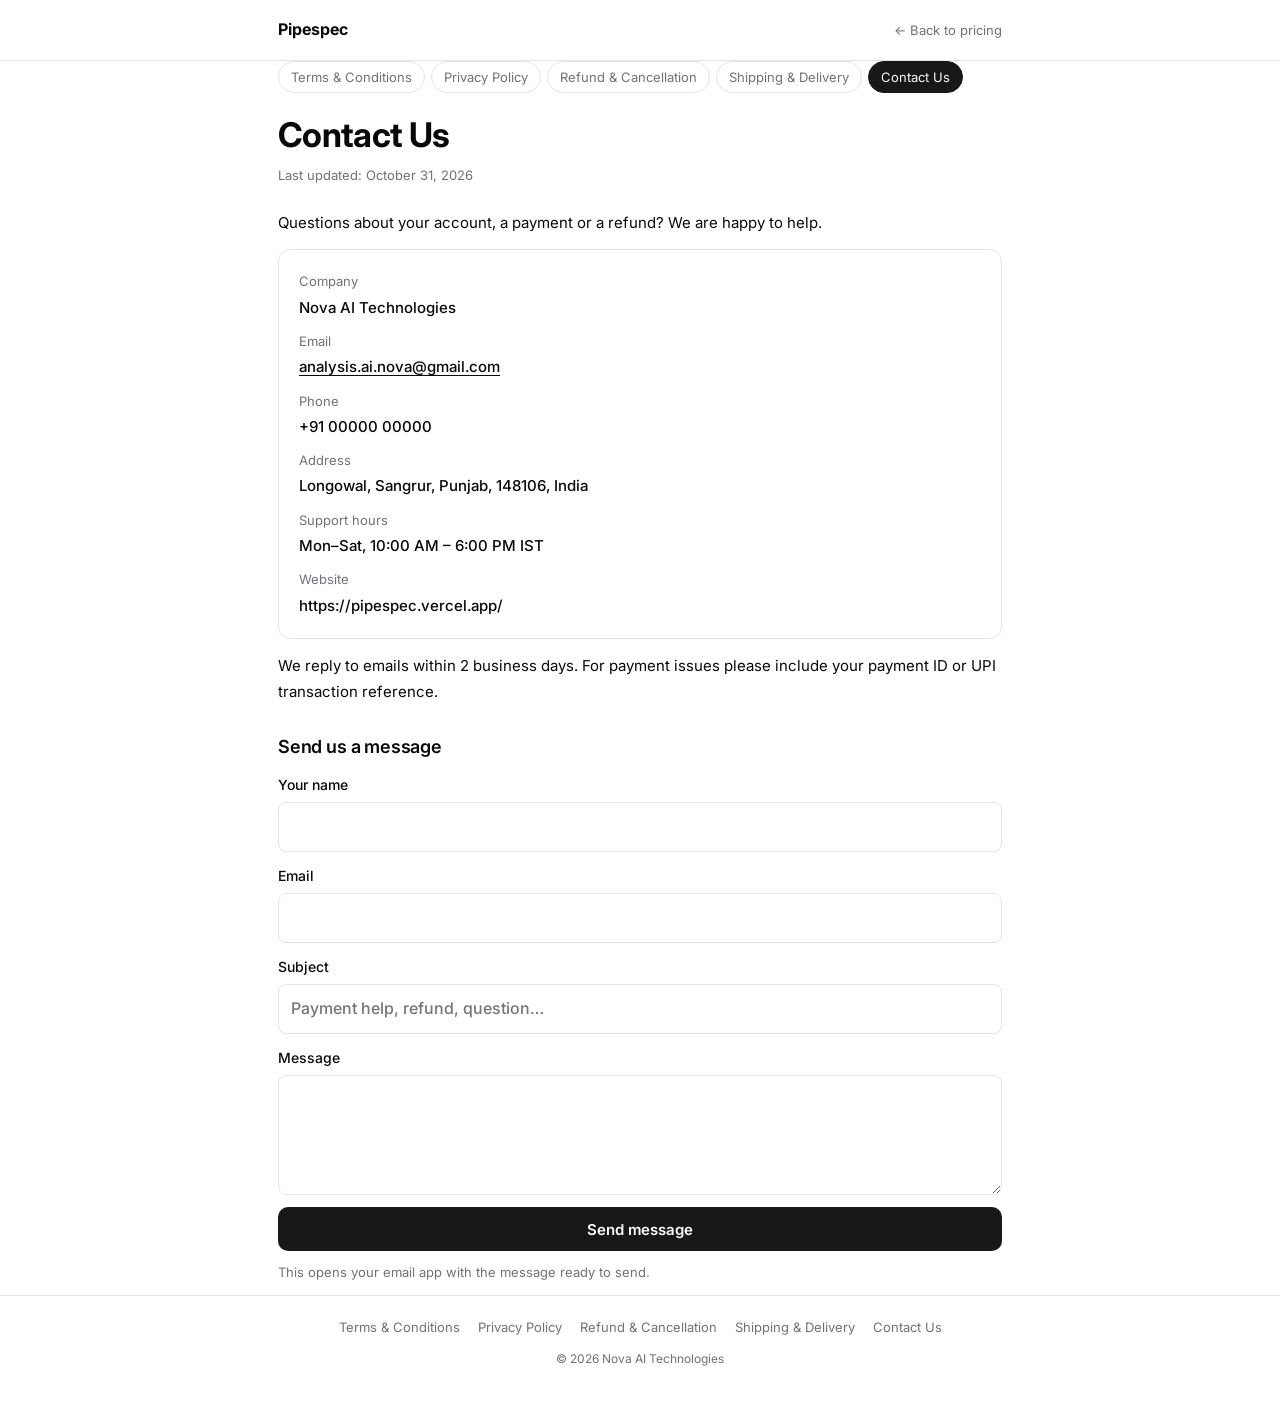
<file: auth-app/auth-app/contact.html>
<!doctype html>
<html lang="en">
<head>
<meta charset="utf-8">
<meta name="viewport" content="width=device-width, initial-scale=1, viewport-fit=cover">
<meta name="color-scheme" content="light dark">
<title>Contact Us</title>
<link rel="preconnect" href="https://fonts.googleapis.com">
<link rel="preconnect" href="https://fonts.gstatic.com" crossorigin>
<link href="https://fonts.googleapis.com/css2?family=Inter:wght@400;500;600;700&display=swap" rel="stylesheet">
<link rel="stylesheet" href="legal.css">
</head>
<body>
<header><div class="wrap nav">
  <a class="brand" id="brand" href="../../index.html">Acme</a>
  <a class="back" href="pricing.html">&larr; Back to pricing</a>
</div></header>
<main class="wrap">
  <nav class="tabs" aria-label="Policies"><a href="terms.html">Terms & Conditions</a><a href="privacy.html">Privacy Policy</a><a href="refund.html">Refund & Cancellation</a><a href="delivery.html">Shipping & Delivery</a><a href="contact.html" aria-current="page">Contact Us</a></nav>
  <h1>Contact Us</h1>
  <p class="updated">Last updated: October 31, 2026</p>

<p>Questions about your account, a payment or a refund? We are happy to help.</p>
<dl class="card">
  <dt>Company</dt><dd><span data-co="COMPANY_NAME">Acme Technologies</span></dd>
  <dt>Email</dt><dd><a data-co-mail href="mailto:support@yourdomain.com"><span data-co="SUPPORT_EMAIL">support@yourdomain.com</span></a></dd>
  <dt>Phone</dt><dd><span data-co="SUPPORT_PHONE">+91 00000 00000</span></dd>
  <dt>Address</dt><dd><span data-co="COMPANY_ADDRESS">Your full postal address, City, State, PIN, India</span></dd>
  <dt>Support hours</dt><dd><span data-co="SUPPORT_HOURS">Mon–Sat, 10:00 AM – 6:00 PM IST</span></dd>
  <dt>Website</dt><dd><span data-co="WEBSITE_URL">https://yourdomain.com</span></dd>
</dl>
<p>We reply to emails within 2 business days. For payment issues please include your payment ID or UPI transaction reference.</p>

<h2>Send us a message</h2>
<form id="contact-form">
  <label>Your name<input name="name" required autocomplete="name"></label>
  <label>Email<input name="email" type="email" required autocomplete="email" inputmode="email"></label>
  <label>Subject<input name="subject" placeholder="Payment help, refund, question…"></label>
  <label>Message<textarea name="message" required></textarea></label>
  <button class="send" type="submit">Send message</button>
</form>
<p style="color:var(--muted);font-size:13px;margin-top:10px">This opens your email app with the message ready to send.</p>

</main>
<footer><div class="wrap">
  <nav class="foot" aria-label="Legal">
    <a href="terms.html">Terms &amp; Conditions</a><a href="privacy.html">Privacy Policy</a>
    <a href="refund.html">Refund &amp; Cancellation</a><a href="delivery.html">Shipping &amp; Delivery</a><a href="contact.html">Contact Us</a>
  </nav>
  <p class="copy" id="copy">&copy; 2026 Acme Technologies</p>
</div></footer>
<script src="config.js"></script>
<script src="legal.js"></script>
</body>
</html>
</file>
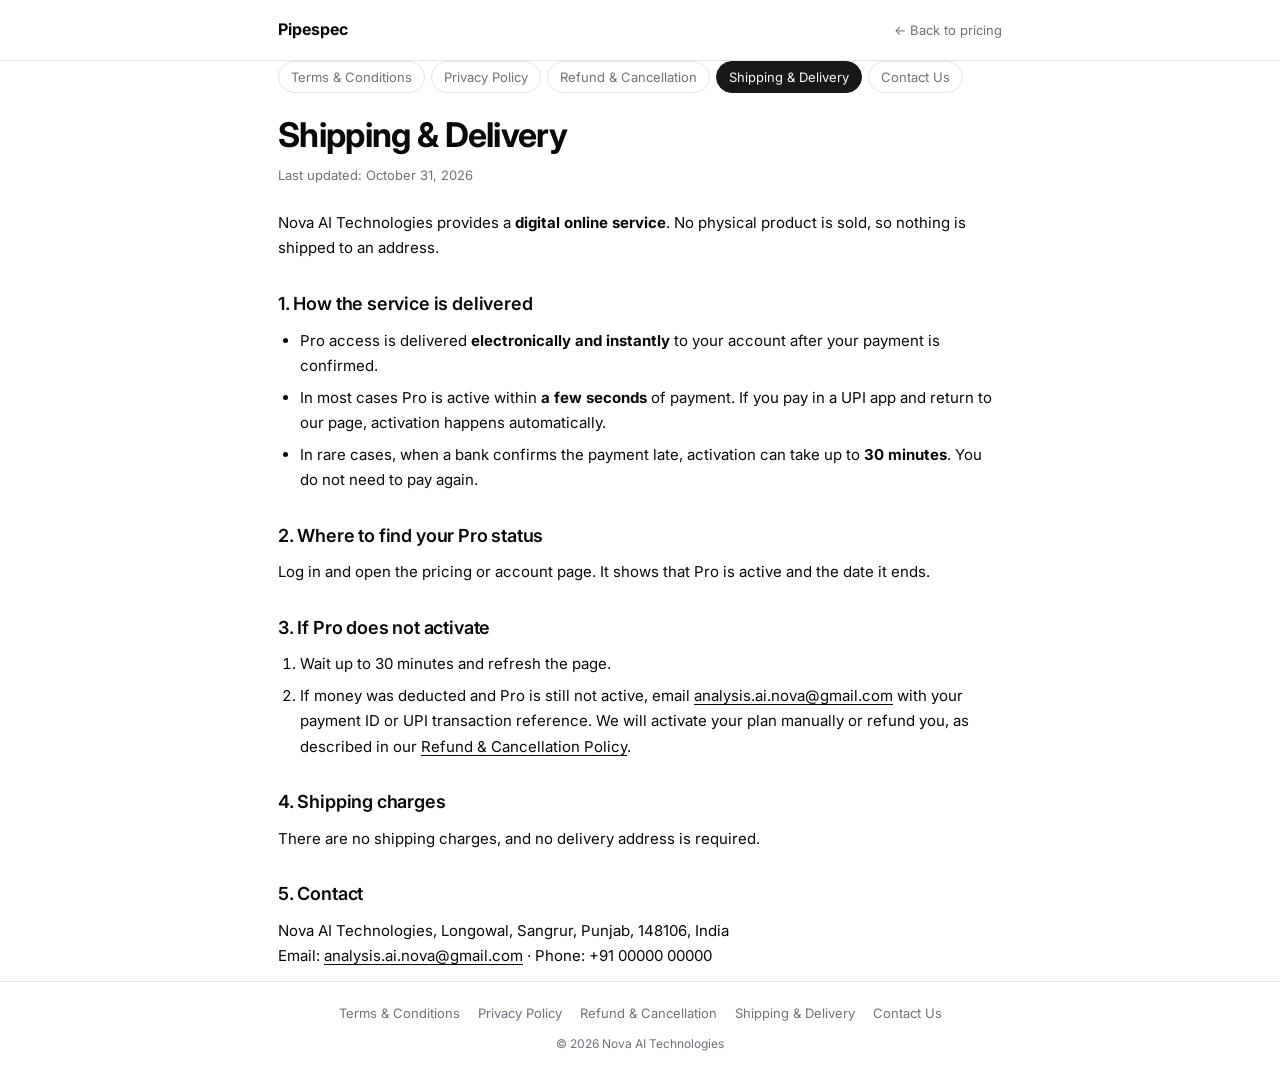
<file: auth-app/auth-app/delivery.html>
<!doctype html>
<html lang="en">
<head>
<meta charset="utf-8">
<meta name="viewport" content="width=device-width, initial-scale=1, viewport-fit=cover">
<meta name="color-scheme" content="light dark">
<title>Shipping & Delivery</title>
<link rel="preconnect" href="https://fonts.googleapis.com">
<link rel="preconnect" href="https://fonts.gstatic.com" crossorigin>
<link href="https://fonts.googleapis.com/css2?family=Inter:wght@400;500;600;700&display=swap" rel="stylesheet">
<link rel="stylesheet" href="legal.css">
</head>
<body>
<header><div class="wrap nav">
  <a class="brand" id="brand" href="../../index.html">Acme</a>
  <a class="back" href="pricing.html">&larr; Back to pricing</a>
</div></header>
<main class="wrap">
  <nav class="tabs" aria-label="Policies"><a href="terms.html">Terms & Conditions</a><a href="privacy.html">Privacy Policy</a><a href="refund.html">Refund & Cancellation</a><a href="delivery.html" aria-current="page">Shipping & Delivery</a><a href="contact.html">Contact Us</a></nav>
  <h1>Shipping & Delivery</h1>
  <p class="updated">Last updated: October 31, 2026</p>

<p><span data-co="COMPANY_NAME">Acme Technologies</span> provides a <strong>digital online service</strong>. No physical product is sold, so nothing is shipped to an address.</p>

<h2>1. How the service is delivered</h2>
<ul>
<li>Pro access is delivered <strong>electronically and instantly</strong> to your account after your payment is confirmed.</li>
<li>In most cases Pro is active within <strong>a few seconds</strong> of payment. If you pay in a UPI app and return to our page, activation happens automatically.</li>
<li>In rare cases, when a bank confirms the payment late, activation can take up to <strong>30 minutes</strong>. You do not need to pay again.</li>
</ul>

<h2>2. Where to find your Pro status</h2>
<p>Log in and open the pricing or account page. It shows that Pro is active and the date it ends.</p>

<h2>3. If Pro does not activate</h2>
<ol>
<li>Wait up to 30 minutes and refresh the page.</li>
<li>If money was deducted and Pro is still not active, email <a data-co-mail href="mailto:support@yourdomain.com"><span data-co="SUPPORT_EMAIL">support@yourdomain.com</span></a> with your payment ID or UPI transaction reference. We will activate your plan manually or refund you, as described in our <a href="refund.html">Refund &amp; Cancellation Policy</a>.</li>
</ol>

<h2>4. Shipping charges</h2>
<p>There are no shipping charges, and no delivery address is required.</p>

<h2>5. Contact</h2>
<p><span data-co="COMPANY_NAME">Acme Technologies</span>, <span data-co="COMPANY_ADDRESS">Your full postal address, City, State, PIN, India</span><br>Email: <a data-co-mail href="mailto:support@yourdomain.com"><span data-co="SUPPORT_EMAIL">support@yourdomain.com</span></a> &middot; Phone: <span data-co="SUPPORT_PHONE">+91 00000 00000</span></p>

</main>
<footer><div class="wrap">
  <nav class="foot" aria-label="Legal">
    <a href="terms.html">Terms &amp; Conditions</a><a href="privacy.html">Privacy Policy</a>
    <a href="refund.html">Refund &amp; Cancellation</a><a href="delivery.html">Shipping &amp; Delivery</a><a href="contact.html">Contact Us</a>
  </nav>
  <p class="copy" id="copy">&copy; 2026 Acme Technologies</p>
</div></footer>
<script src="config.js"></script>
<script src="legal.js"></script>
</body>
</html>
</file>
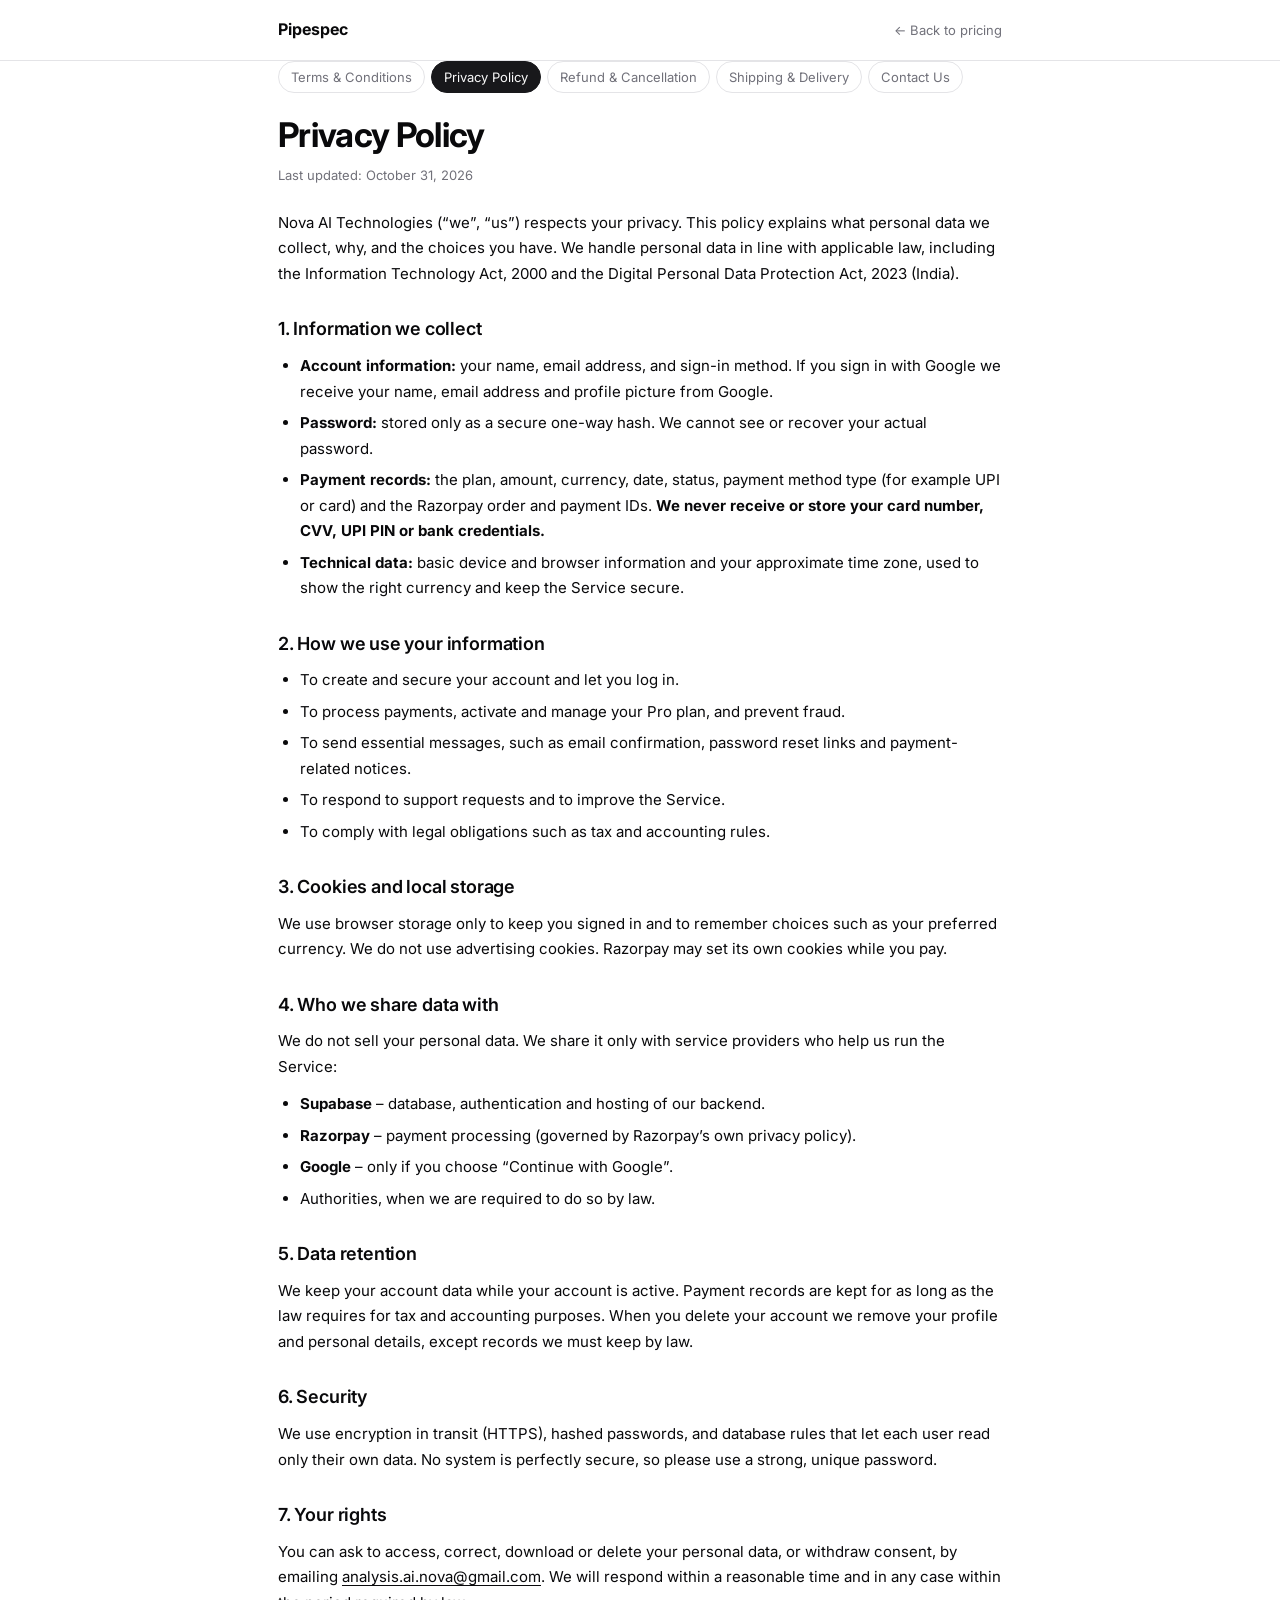
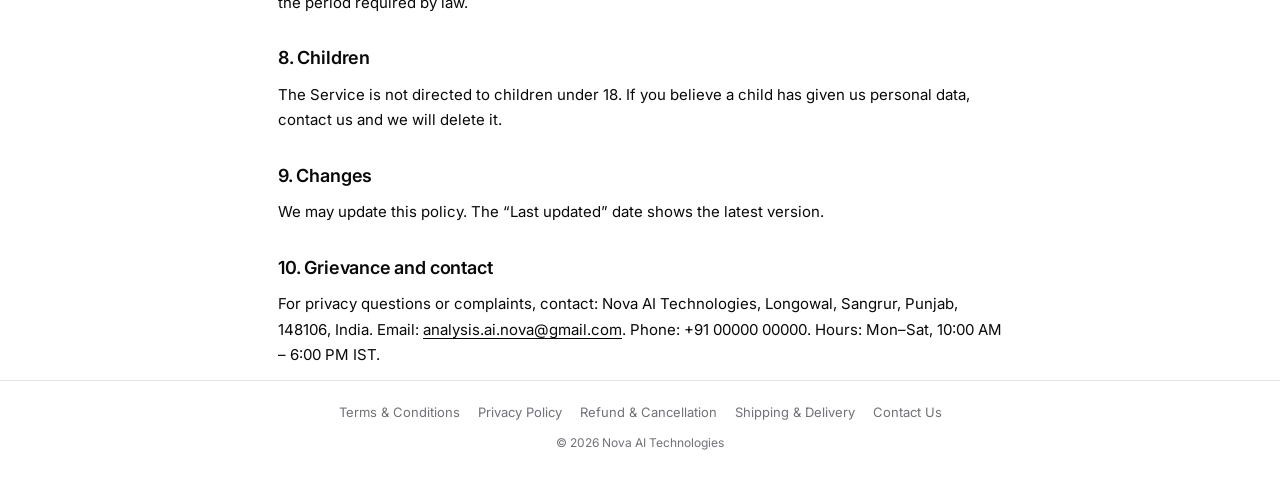
<file: auth-app/auth-app/privacy.html>
<!doctype html>
<html lang="en">
<head>
<meta charset="utf-8">
<meta name="viewport" content="width=device-width, initial-scale=1, viewport-fit=cover">
<meta name="color-scheme" content="light dark">
<title>Privacy Policy</title>
<link rel="preconnect" href="https://fonts.googleapis.com">
<link rel="preconnect" href="https://fonts.gstatic.com" crossorigin>
<link href="https://fonts.googleapis.com/css2?family=Inter:wght@400;500;600;700&display=swap" rel="stylesheet">
<link rel="stylesheet" href="legal.css">
</head>
<body>
<header><div class="wrap nav">
  <a class="brand" id="brand" href="../../index.html">Acme</a>
  <a class="back" href="pricing.html">&larr; Back to pricing</a>
</div></header>
<main class="wrap">
  <nav class="tabs" aria-label="Policies"><a href="terms.html">Terms & Conditions</a><a href="privacy.html" aria-current="page">Privacy Policy</a><a href="refund.html">Refund & Cancellation</a><a href="delivery.html">Shipping & Delivery</a><a href="contact.html">Contact Us</a></nav>
  <h1>Privacy Policy</h1>
  <p class="updated">Last updated: October 31, 2026</p>

<p><span data-co="COMPANY_NAME">Acme Technologies</span> (&ldquo;we&rdquo;, &ldquo;us&rdquo;) respects your privacy. This policy explains what personal data we collect, why, and the choices you have. We handle personal data in line with applicable law, including the Information Technology Act, 2000 and the Digital Personal Data Protection Act, 2023 (India).</p>

<h2>1. Information we collect</h2>
<ul>
<li><strong>Account information:</strong> your name, email address, and sign-in method. If you sign in with Google we receive your name, email address and profile picture from Google.</li>
<li><strong>Password:</strong> stored only as a secure one-way hash. We cannot see or recover your actual password.</li>
<li><strong>Payment records:</strong> the plan, amount, currency, date, status, payment method type (for example UPI or card) and the Razorpay order and payment IDs. <strong>We never receive or store your card number, CVV, UPI PIN or bank credentials.</strong></li>
<li><strong>Technical data:</strong> basic device and browser information and your approximate time zone, used to show the right currency and keep the Service secure.</li>
</ul>

<h2>2. How we use your information</h2>
<ul>
<li>To create and secure your account and let you log in.</li>
<li>To process payments, activate and manage your Pro plan, and prevent fraud.</li>
<li>To send essential messages, such as email confirmation, password reset links and payment-related notices.</li>
<li>To respond to support requests and to improve the Service.</li>
<li>To comply with legal obligations such as tax and accounting rules.</li>
</ul>

<h2>3. Cookies and local storage</h2>
<p>We use browser storage only to keep you signed in and to remember choices such as your preferred currency. We do not use advertising cookies. Razorpay may set its own cookies while you pay.</p>

<h2>4. Who we share data with</h2>
<p>We do not sell your personal data. We share it only with service providers who help us run the Service:</p>
<ul>
<li><strong>Supabase</strong> &ndash; database, authentication and hosting of our backend.</li>
<li><strong>Razorpay</strong> &ndash; payment processing (governed by Razorpay&rsquo;s own privacy policy).</li>
<li><strong>Google</strong> &ndash; only if you choose &ldquo;Continue with Google&rdquo;.</li>
<li>Authorities, when we are required to do so by law.</li>
</ul>

<h2>5. Data retention</h2>
<p>We keep your account data while your account is active. Payment records are kept for as long as the law requires for tax and accounting purposes. When you delete your account we remove your profile and personal details, except records we must keep by law.</p>

<h2>6. Security</h2>
<p>We use encryption in transit (HTTPS), hashed passwords, and database rules that let each user read only their own data. No system is perfectly secure, so please use a strong, unique password.</p>

<h2>7. Your rights</h2>
<p>You can ask to access, correct, download or delete your personal data, or withdraw consent, by emailing <a data-co-mail href="mailto:support@yourdomain.com"><span data-co="SUPPORT_EMAIL">support@yourdomain.com</span></a>. We will respond within a reasonable time and in any case within the period required by law.</p>

<h2>8. Children</h2>
<p>The Service is not directed to children under 18. If you believe a child has given us personal data, contact us and we will delete it.</p>

<h2>9. Changes</h2>
<p>We may update this policy. The &ldquo;Last updated&rdquo; date shows the latest version.</p>

<h2>10. Grievance and contact</h2>
<p>For privacy questions or complaints, contact: <span data-co="COMPANY_NAME">Acme Technologies</span>, <span data-co="COMPANY_ADDRESS">Your full postal address, City, State, PIN, India</span>. Email: <a data-co-mail href="mailto:support@yourdomain.com"><span data-co="SUPPORT_EMAIL">support@yourdomain.com</span></a>. Phone: <span data-co="SUPPORT_PHONE">+91 00000 00000</span>. Hours: <span data-co="SUPPORT_HOURS">Mon–Sat, 10:00 AM – 6:00 PM IST</span>.</p>

</main>
<footer><div class="wrap">
  <nav class="foot" aria-label="Legal">
    <a href="terms.html">Terms &amp; Conditions</a><a href="privacy.html">Privacy Policy</a>
    <a href="refund.html">Refund &amp; Cancellation</a><a href="delivery.html">Shipping &amp; Delivery</a><a href="contact.html">Contact Us</a>
  </nav>
  <p class="copy" id="copy">&copy; 2026 Acme Technologies</p>
</div></footer>
<script src="config.js"></script>
<script src="legal.js"></script>
</body>
</html>
</file>
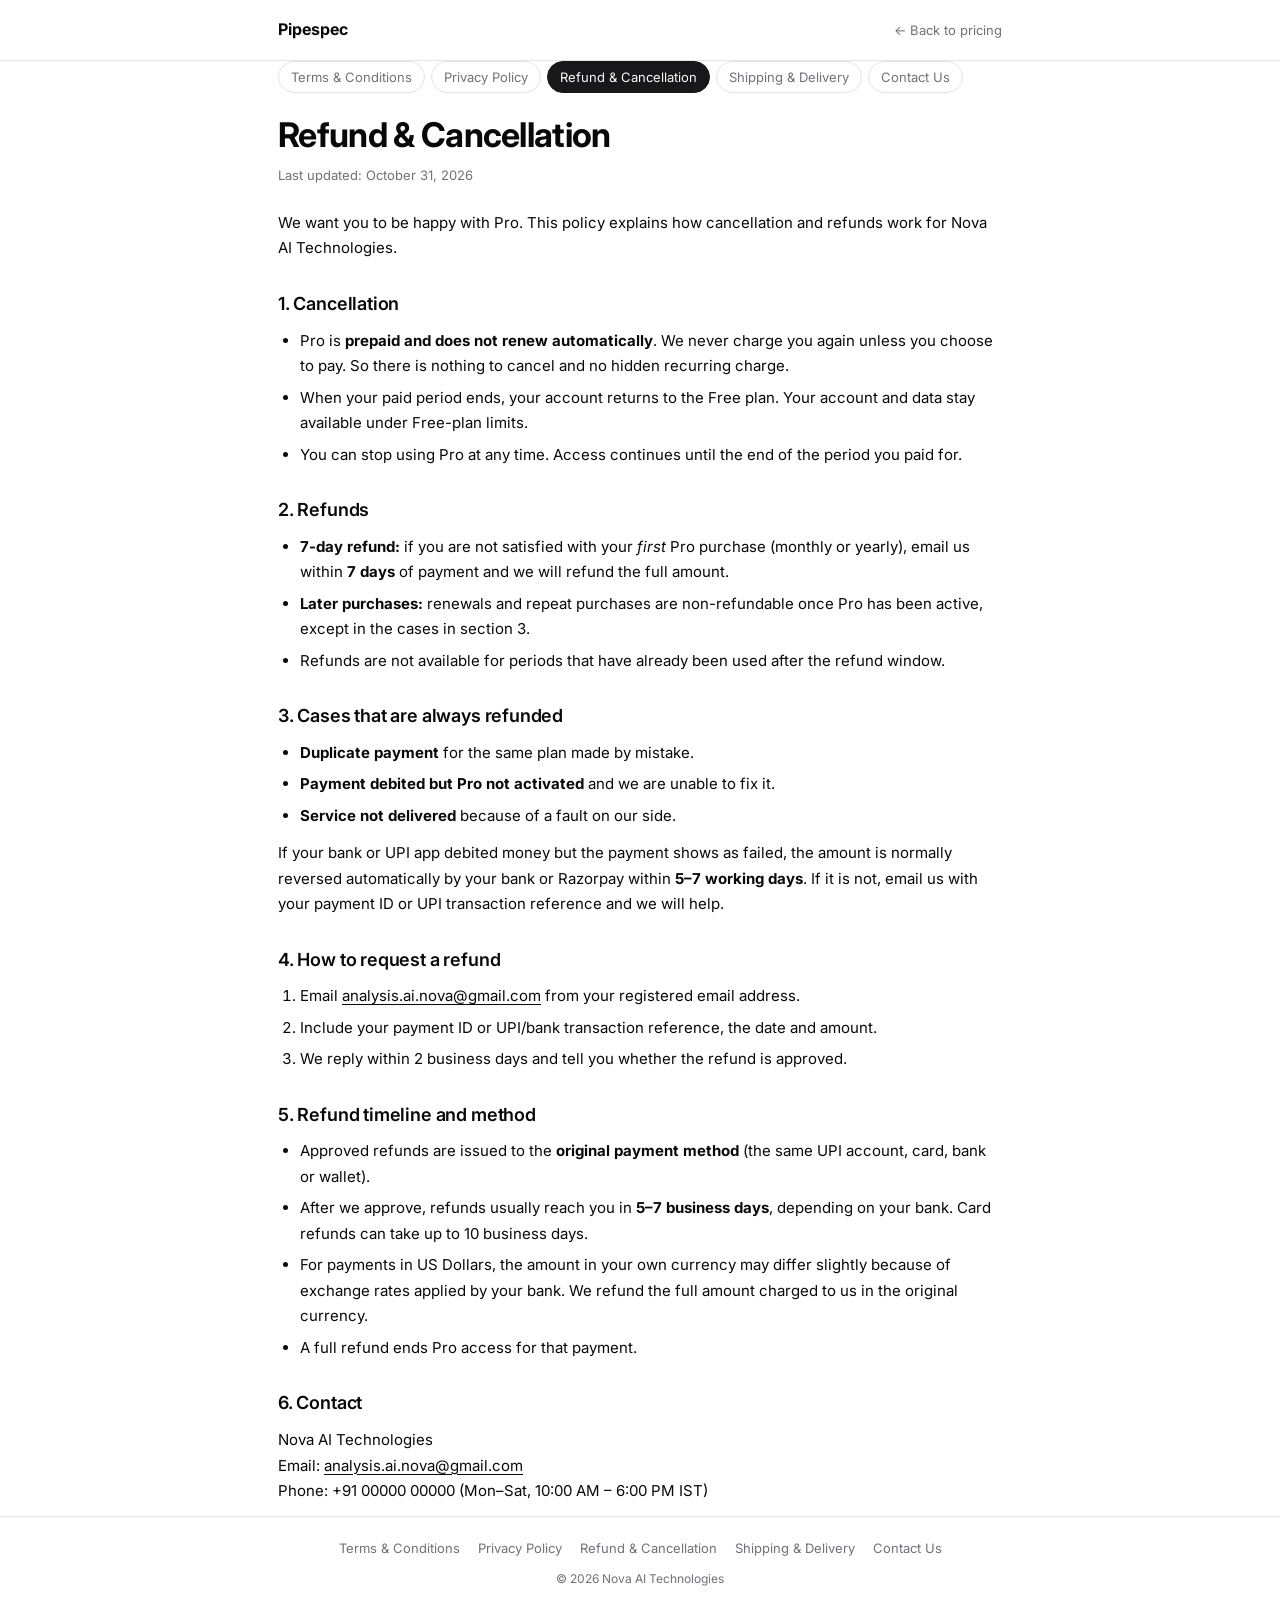
<file: auth-app/auth-app/refund.html>
<!doctype html>
<html lang="en">
<head>
<meta charset="utf-8">
<meta name="viewport" content="width=device-width, initial-scale=1, viewport-fit=cover">
<meta name="color-scheme" content="light dark">
<title>Refund & Cancellation</title>
<link rel="preconnect" href="https://fonts.googleapis.com">
<link rel="preconnect" href="https://fonts.gstatic.com" crossorigin>
<link href="https://fonts.googleapis.com/css2?family=Inter:wght@400;500;600;700&display=swap" rel="stylesheet">
<link rel="stylesheet" href="legal.css">
</head>
<body>
<header><div class="wrap nav">
  <a class="brand" id="brand" href="../../index.html">Acme</a>
  <a class="back" href="pricing.html">&larr; Back to pricing</a>
</div></header>
<main class="wrap">
  <nav class="tabs" aria-label="Policies"><a href="terms.html">Terms & Conditions</a><a href="privacy.html">Privacy Policy</a><a href="refund.html" aria-current="page">Refund & Cancellation</a><a href="delivery.html">Shipping & Delivery</a><a href="contact.html">Contact Us</a></nav>
  <h1>Refund & Cancellation</h1>
  <p class="updated">Last updated: October 31, 2026</p>

<p>We want you to be happy with Pro. This policy explains how cancellation and refunds work for <span data-co="COMPANY_NAME">Acme Technologies</span>.</p>

<h2>1. Cancellation</h2>
<ul>
<li>Pro is <strong>prepaid and does not renew automatically</strong>. We never charge you again unless you choose to pay. So there is nothing to cancel and no hidden recurring charge.</li>
<li>When your paid period ends, your account returns to the Free plan. Your account and data stay available under Free-plan limits.</li>
<li>You can stop using Pro at any time. Access continues until the end of the period you paid for.</li>
</ul>

<h2>2. Refunds</h2>
<ul>
<li><strong><span data-co="REFUND_DAYS">7</span>-day refund:</strong> if you are not satisfied with your <em>first</em> Pro purchase (monthly or yearly), email us within <strong><span data-co="REFUND_DAYS">7</span> days</strong> of payment and we will refund the full amount.</li>
<li><strong>Later purchases:</strong> renewals and repeat purchases are non-refundable once Pro has been active, except in the cases in section 3.</li>
<li>Refunds are not available for periods that have already been used after the refund window.</li>
</ul>

<h2>3. Cases that are always refunded</h2>
<ul>
<li><strong>Duplicate payment</strong> for the same plan made by mistake.</li>
<li><strong>Payment debited but Pro not activated</strong> and we are unable to fix it.</li>
<li><strong>Service not delivered</strong> because of a fault on our side.</li>
</ul>
<p>If your bank or UPI app debited money but the payment shows as failed, the amount is normally reversed automatically by your bank or Razorpay within <strong>5&ndash;7 working days</strong>. If it is not, email us with your payment ID or UPI transaction reference and we will help.</p>

<h2>4. How to request a refund</h2>
<ol>
<li>Email <a data-co-mail href="mailto:support@yourdomain.com"><span data-co="SUPPORT_EMAIL">support@yourdomain.com</span></a> from your registered email address.</li>
<li>Include your payment ID or UPI/bank transaction reference, the date and amount.</li>
<li>We reply within 2 business days and tell you whether the refund is approved.</li>
</ol>

<h2>5. Refund timeline and method</h2>
<ul>
<li>Approved refunds are issued to the <strong>original payment method</strong> (the same UPI account, card, bank or wallet).</li>
<li>After we approve, refunds usually reach you in <strong>5&ndash;7 business days</strong>, depending on your bank. Card refunds can take up to 10 business days.</li>
<li>For payments in US Dollars, the amount in your own currency may differ slightly because of exchange rates applied by your bank. We refund the full amount charged to us in the original currency.</li>
<li>A full refund ends Pro access for that payment.</li>
</ul>

<h2>6. Contact</h2>
<p><span data-co="COMPANY_NAME">Acme Technologies</span><br>Email: <a data-co-mail href="mailto:support@yourdomain.com"><span data-co="SUPPORT_EMAIL">support@yourdomain.com</span></a><br>Phone: <span data-co="SUPPORT_PHONE">+91 00000 00000</span> (<span data-co="SUPPORT_HOURS">Mon–Sat, 10:00 AM – 6:00 PM IST</span>)</p>

</main>
<footer><div class="wrap">
  <nav class="foot" aria-label="Legal">
    <a href="terms.html">Terms &amp; Conditions</a><a href="privacy.html">Privacy Policy</a>
    <a href="refund.html">Refund &amp; Cancellation</a><a href="delivery.html">Shipping &amp; Delivery</a><a href="contact.html">Contact Us</a>
  </nav>
  <p class="copy" id="copy">&copy; 2026 Acme Technologies</p>
</div></footer>
<script src="config.js"></script>
<script src="legal.js"></script>
</body>
</html>
</file>
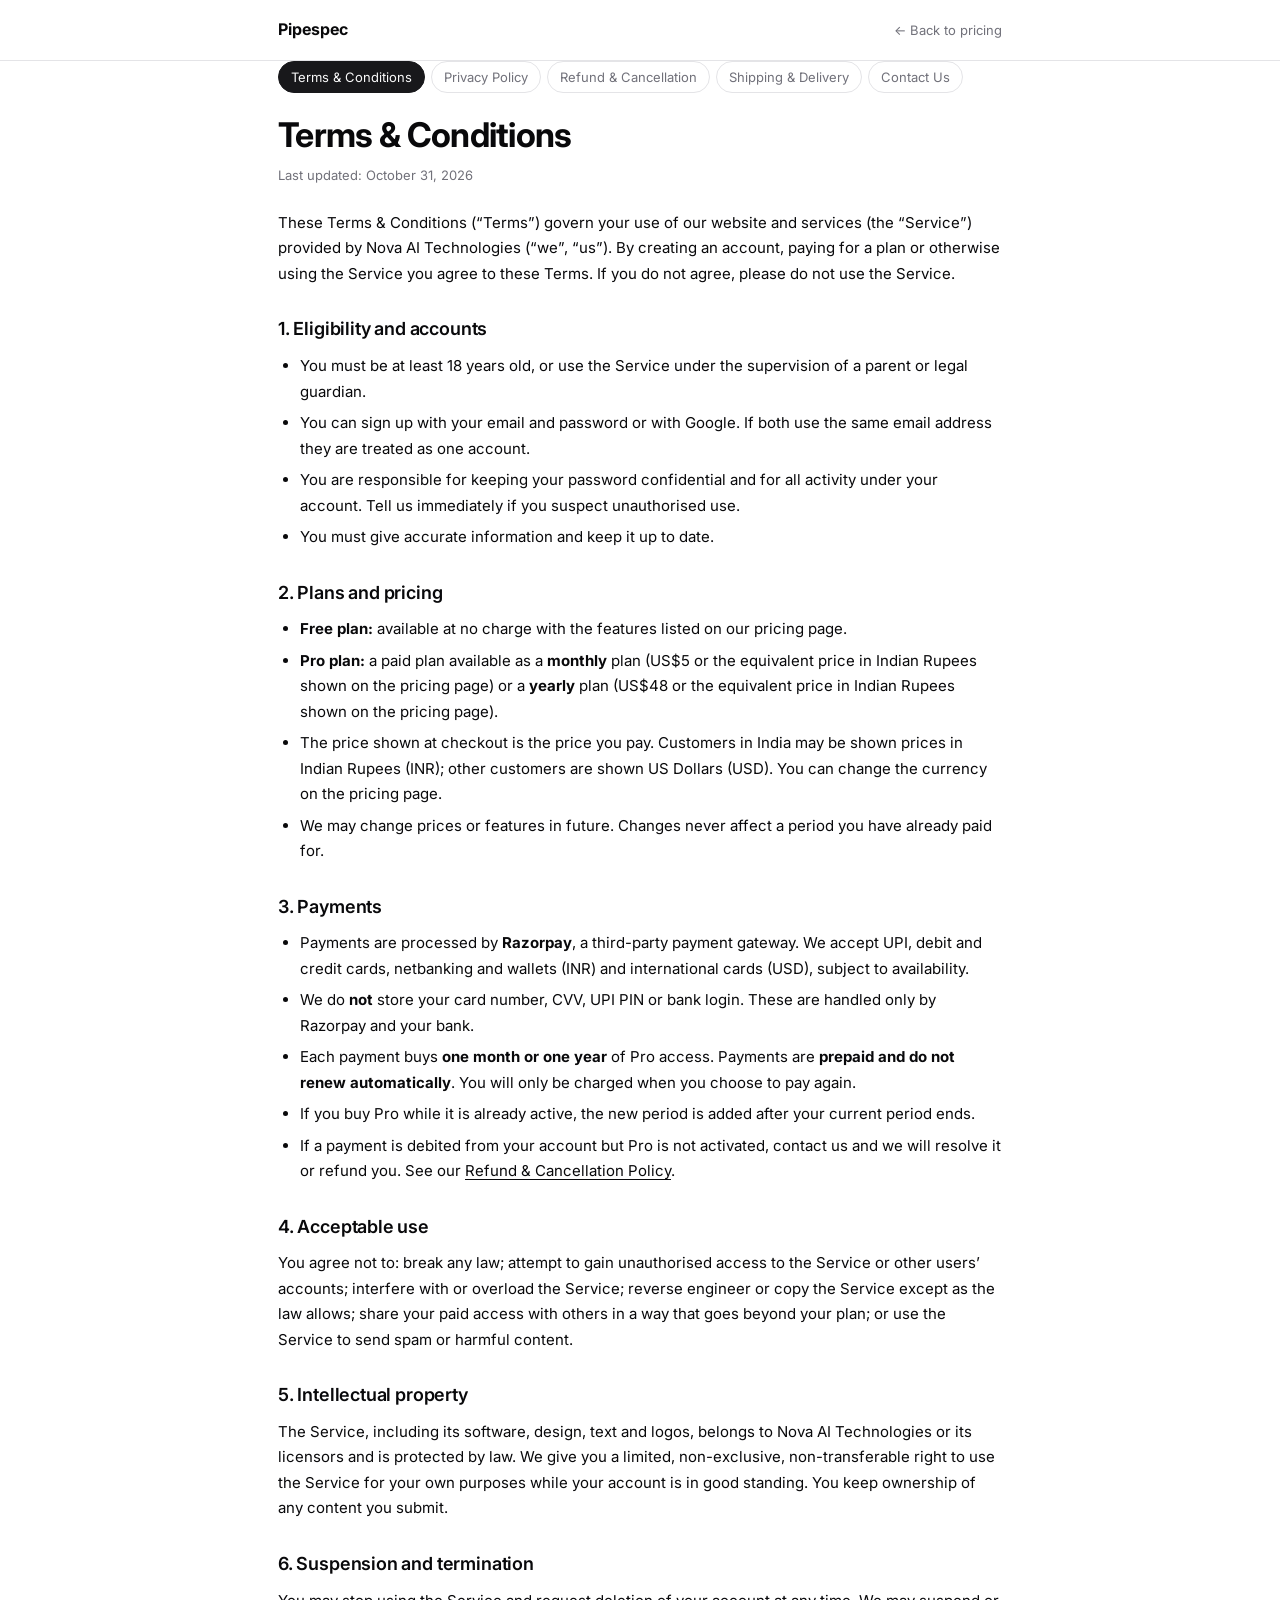
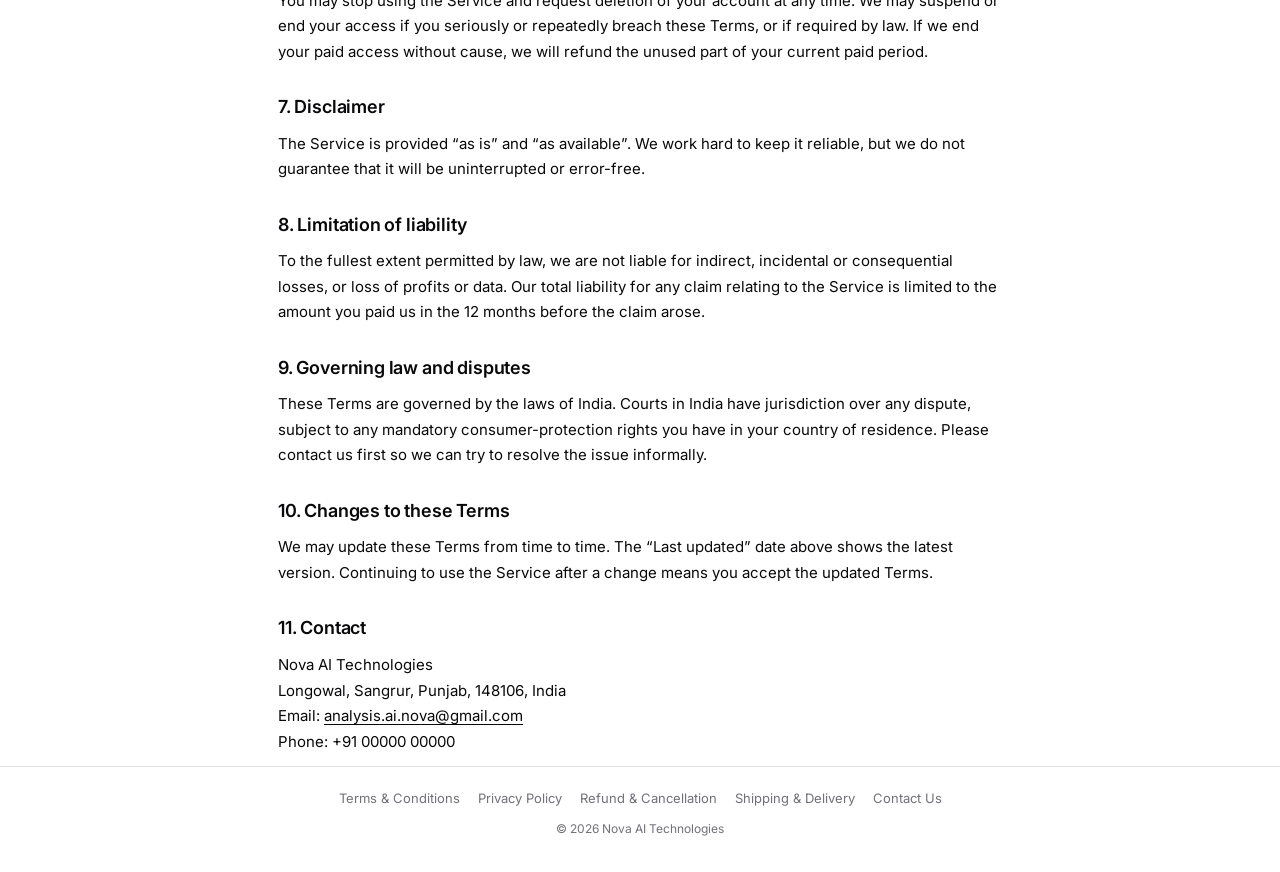
<file: auth-app/auth-app/terms.html>
<!doctype html>
<html lang="en">
<head>
<meta charset="utf-8">
<meta name="viewport" content="width=device-width, initial-scale=1, viewport-fit=cover">
<meta name="color-scheme" content="light dark">
<title>Terms & Conditions</title>
<link rel="preconnect" href="https://fonts.googleapis.com">
<link rel="preconnect" href="https://fonts.gstatic.com" crossorigin>
<link href="https://fonts.googleapis.com/css2?family=Inter:wght@400;500;600;700&display=swap" rel="stylesheet">
<link rel="stylesheet" href="legal.css">
</head>
<body>
<header><div class="wrap nav">
  <a class="brand" id="brand" href="../../index.html">Acme</a>
  <a class="back" href="pricing.html">&larr; Back to pricing</a>
</div></header>
<main class="wrap">
  <nav class="tabs" aria-label="Policies"><a href="terms.html" aria-current="page">Terms & Conditions</a><a href="privacy.html">Privacy Policy</a><a href="refund.html">Refund & Cancellation</a><a href="delivery.html">Shipping & Delivery</a><a href="contact.html">Contact Us</a></nav>
  <h1>Terms & Conditions</h1>
  <p class="updated">Last updated: October 31, 2026</p>

<p>These Terms &amp; Conditions (&ldquo;Terms&rdquo;) govern your use of our website and services (the &ldquo;Service&rdquo;) provided by <span data-co="COMPANY_NAME">Acme Technologies</span> (&ldquo;we&rdquo;, &ldquo;us&rdquo;). By creating an account, paying for a plan or otherwise using the Service you agree to these Terms. If you do not agree, please do not use the Service.</p>

<h2>1. Eligibility and accounts</h2>
<ul>
<li>You must be at least 18 years old, or use the Service under the supervision of a parent or legal guardian.</li>
<li>You can sign up with your email and password or with Google. If both use the same email address they are treated as one account.</li>
<li>You are responsible for keeping your password confidential and for all activity under your account. Tell us immediately if you suspect unauthorised use.</li>
<li>You must give accurate information and keep it up to date.</li>
</ul>

<h2>2. Plans and pricing</h2>
<ul>
<li><strong>Free plan:</strong> available at no charge with the features listed on our pricing page.</li>
<li><strong>Pro plan:</strong> a paid plan available as a <strong>monthly</strong> plan (US$5 or the equivalent price in Indian Rupees shown on the pricing page) or a <strong>yearly</strong> plan (US$48 or the equivalent price in Indian Rupees shown on the pricing page).</li>
<li>The price shown at checkout is the price you pay. Customers in India may be shown prices in Indian Rupees (INR); other customers are shown US Dollars (USD). You can change the currency on the pricing page.</li>
<li>We may change prices or features in future. Changes never affect a period you have already paid for.</li>
</ul>

<h2>3. Payments</h2>
<ul>
<li>Payments are processed by <strong>Razorpay</strong>, a third-party payment gateway. We accept UPI, debit and credit cards, netbanking and wallets (INR) and international cards (USD), subject to availability.</li>
<li>We do <strong>not</strong> store your card number, CVV, UPI PIN or bank login. These are handled only by Razorpay and your bank.</li>
<li>Each payment buys <strong>one month or one year</strong> of Pro access. Payments are <strong>prepaid and do not renew automatically</strong>. You will only be charged when you choose to pay again.</li>
<li>If you buy Pro while it is already active, the new period is added after your current period ends.</li>
<li>If a payment is debited from your account but Pro is not activated, contact us and we will resolve it or refund you. See our <a href="refund.html">Refund &amp; Cancellation Policy</a>.</li>
</ul>

<h2>4. Acceptable use</h2>
<p>You agree not to: break any law; attempt to gain unauthorised access to the Service or other users&rsquo; accounts; interfere with or overload the Service; reverse engineer or copy the Service except as the law allows; share your paid access with others in a way that goes beyond your plan; or use the Service to send spam or harmful content.</p>

<h2>5. Intellectual property</h2>
<p>The Service, including its software, design, text and logos, belongs to <span data-co="COMPANY_NAME">Acme Technologies</span> or its licensors and is protected by law. We give you a limited, non-exclusive, non-transferable right to use the Service for your own purposes while your account is in good standing. You keep ownership of any content you submit.</p>

<h2>6. Suspension and termination</h2>
<p>You may stop using the Service and request deletion of your account at any time. We may suspend or end your access if you seriously or repeatedly breach these Terms, or if required by law. If we end your paid access without cause, we will refund the unused part of your current paid period.</p>

<h2>7. Disclaimer</h2>
<p>The Service is provided &ldquo;as is&rdquo; and &ldquo;as available&rdquo;. We work hard to keep it reliable, but we do not guarantee that it will be uninterrupted or error-free.</p>

<h2>8. Limitation of liability</h2>
<p>To the fullest extent permitted by law, we are not liable for indirect, incidental or consequential losses, or loss of profits or data. Our total liability for any claim relating to the Service is limited to the amount you paid us in the 12 months before the claim arose.</p>

<h2>9. Governing law and disputes</h2>
<p>These Terms are governed by the laws of <span data-co="JURISDICTION">India</span>. Courts in <span data-co="JURISDICTION">India</span> have jurisdiction over any dispute, subject to any mandatory consumer-protection rights you have in your country of residence. Please contact us first so we can try to resolve the issue informally.</p>

<h2>10. Changes to these Terms</h2>
<p>We may update these Terms from time to time. The &ldquo;Last updated&rdquo; date above shows the latest version. Continuing to use the Service after a change means you accept the updated Terms.</p>

<h2>11. Contact</h2>
<p><span data-co="COMPANY_NAME">Acme Technologies</span><br><span data-co="COMPANY_ADDRESS">Your full postal address, City, State, PIN, India</span><br>Email: <a data-co-mail href="mailto:support@yourdomain.com"><span data-co="SUPPORT_EMAIL">support@yourdomain.com</span></a><br>Phone: <span data-co="SUPPORT_PHONE">+91 00000 00000</span></p>

</main>
<footer><div class="wrap">
  <nav class="foot" aria-label="Legal">
    <a href="terms.html">Terms &amp; Conditions</a><a href="privacy.html">Privacy Policy</a>
    <a href="refund.html">Refund &amp; Cancellation</a><a href="delivery.html">Shipping &amp; Delivery</a><a href="contact.html">Contact Us</a>
  </nav>
  <p class="copy" id="copy">&copy; 2026 Acme Technologies</p>
</div></footer>
<script src="config.js"></script>
<script src="legal.js"></script>
</body>
</html>
</file>
<file: auth-app/auth-app/legal.css>
:root{--bg:#fff;--fg:#09090b;--muted:#71717a;--border:#e4e4e7;--hover:#f4f4f5;--primary:#18181b;--primary-fg:#fafafa}
@media (prefers-color-scheme:dark){:root{--bg:#09090b;--fg:#fafafa;--muted:#a1a1aa;--border:#27272a;--hover:#18181b;--primary:#fafafa;--primary-fg:#18181b}}
*{box-sizing:border-box;margin:0}
html{-webkit-text-size-adjust:100%}
body{font-family:Inter,system-ui,-apple-system,"Segoe UI",Roboto,sans-serif;background:var(--bg);color:var(--fg);font-size:15px;line-height:1.7;min-height:100vh;display:flex;flex-direction:column}
a{color:var(--fg);text-underline-offset:3px}
.wrap{width:100%;max-width:760px;margin:0 auto;padding:0 max(18px,env(safe-area-inset-right)) 0 max(18px,env(safe-area-inset-left))}
header{border-bottom:1px solid var(--border)}
.nav{display:flex;align-items:center;justify-content:space-between;height:60px;gap:12px}
.brand{font-weight:700;text-decoration:none;font-size:16px}
.nav a.back{color:var(--muted);text-decoration:none;font-size:13px}.nav a.back:hover{color:var(--fg)}
main{flex:1;padding:36px 0 28px}
h1{font-size:clamp(26px,5vw,34px);letter-spacing:-.02em;line-height:1.2;font-weight:700}
.updated{color:var(--muted);font-size:13px;margin:8px 0 24px}
h2{font-size:18px;margin:28px 0 8px;font-weight:600;letter-spacing:-.01em}
p,ul,ol{margin-bottom:12px}
ul,ol{padding-left:22px}li{margin-bottom:6px}
.card{border:1px solid var(--border);border-radius:12px;padding:20px;margin:14px 0}
.card dt{color:var(--muted);font-size:13px;margin-top:10px}.card dt:first-child{margin-top:0}
.card dd{margin:2px 0 0;font-weight:500;word-break:break-word}
.tabs{display:flex;flex-wrap:wrap;gap:6px;margin-bottom:22px}
.tabs a{font-size:13px;text-decoration:none;border:1px solid var(--border);border-radius:999px;padding:4px 12px;color:var(--muted)}
.tabs a:hover{background:var(--hover);color:var(--fg)}
.tabs a[aria-current="page"]{background:var(--primary);color:var(--primary-fg);border-color:var(--primary)}
form{display:grid;gap:12px;margin-top:10px}
label{font-weight:500;font-size:14px;display:grid;gap:6px}
input,textarea{font:inherit;font-size:16px;padding:10px 12px;border:1px solid var(--border);border-radius:8px;background:transparent;color:var(--fg);width:100%}
textarea{min-height:120px;resize:vertical}
input:focus-visible,textarea:focus-visible{outline:2px solid var(--primary);outline-offset:1px}
button.send{height:44px;border:0;border-radius:10px;background:var(--primary);color:var(--primary-fg);font:inherit;font-weight:600;cursor:pointer}
footer{border-top:1px solid var(--border);padding:20px 0 max(20px,env(safe-area-inset-bottom))}
.foot{display:flex;flex-wrap:wrap;gap:8px 18px;justify-content:center;color:var(--muted);font-size:13px}
.foot a{color:var(--muted);text-decoration:none}.foot a:hover{color:var(--fg);text-decoration:underline}
.copy{text-align:center;color:var(--muted);font-size:12px;margin-top:10px}
@media (max-width:520px){main{padding-top:26px}.card{padding:16px}}
</file>
